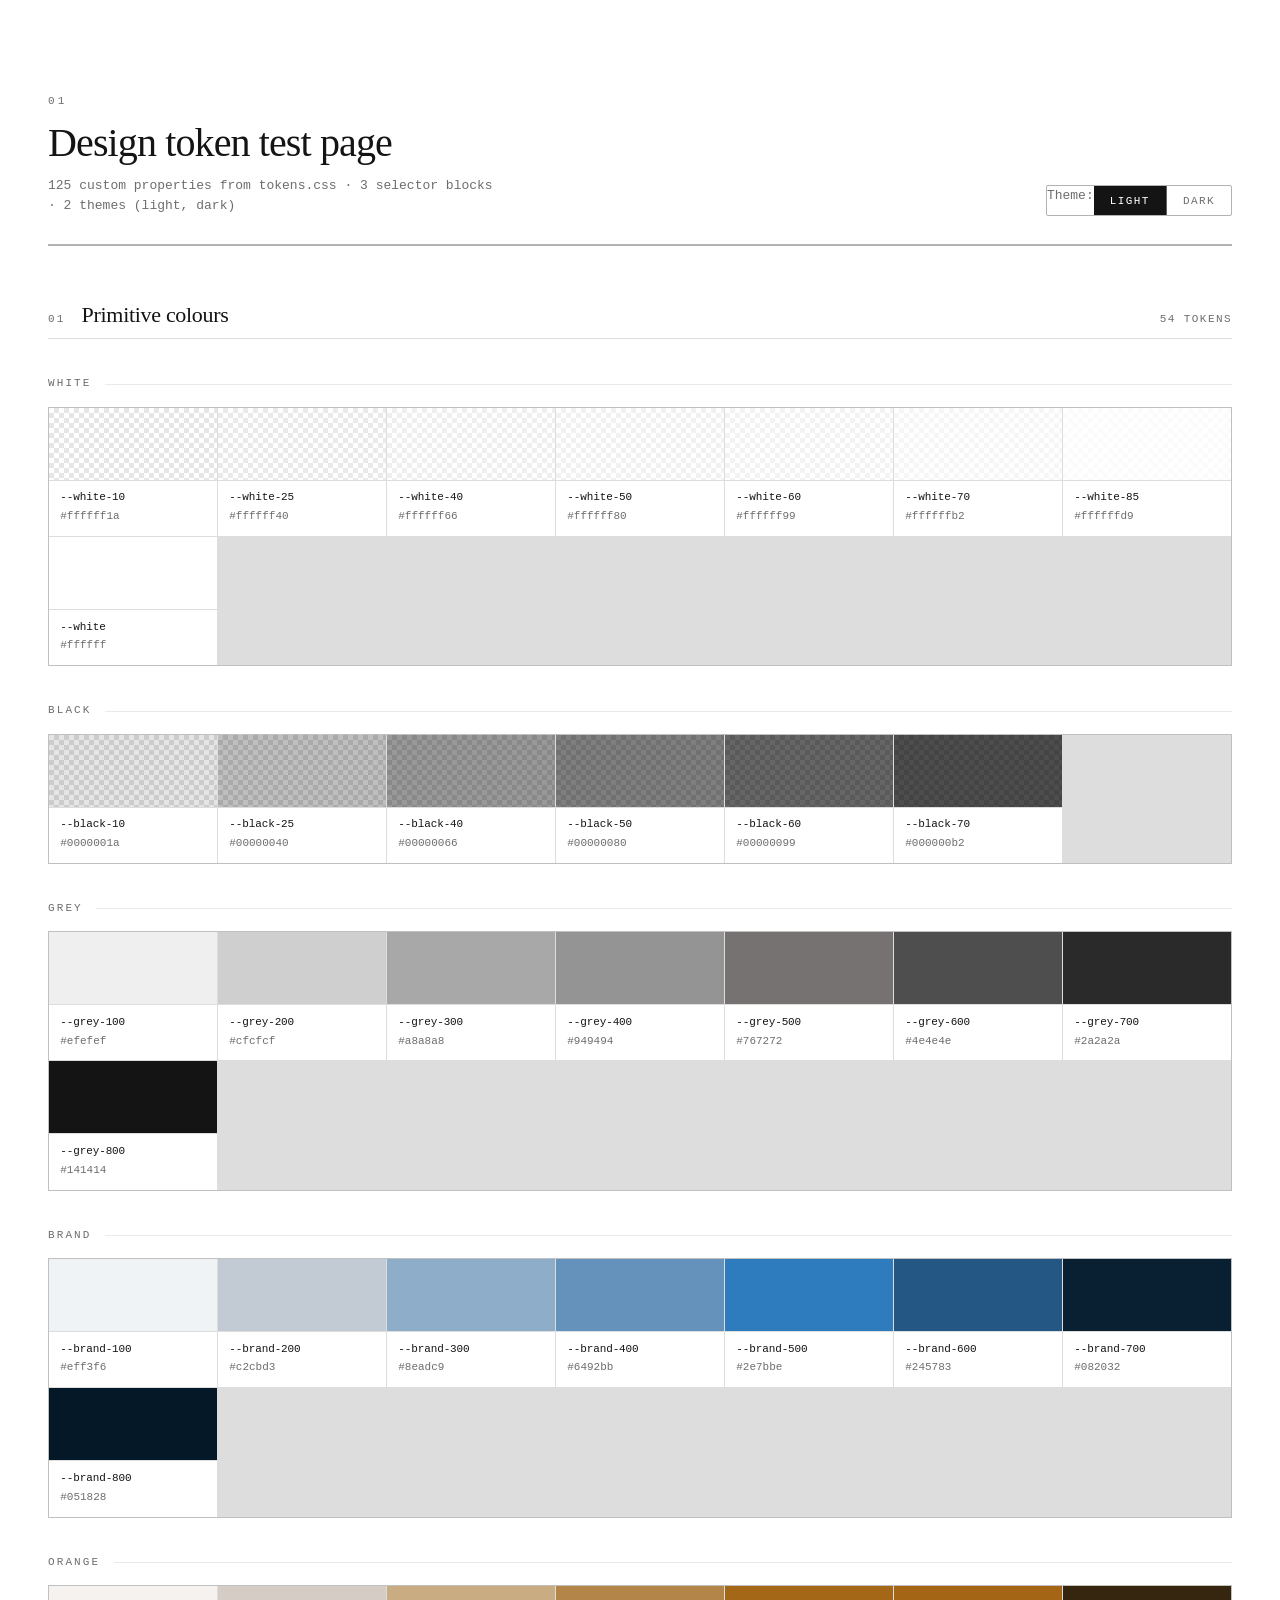
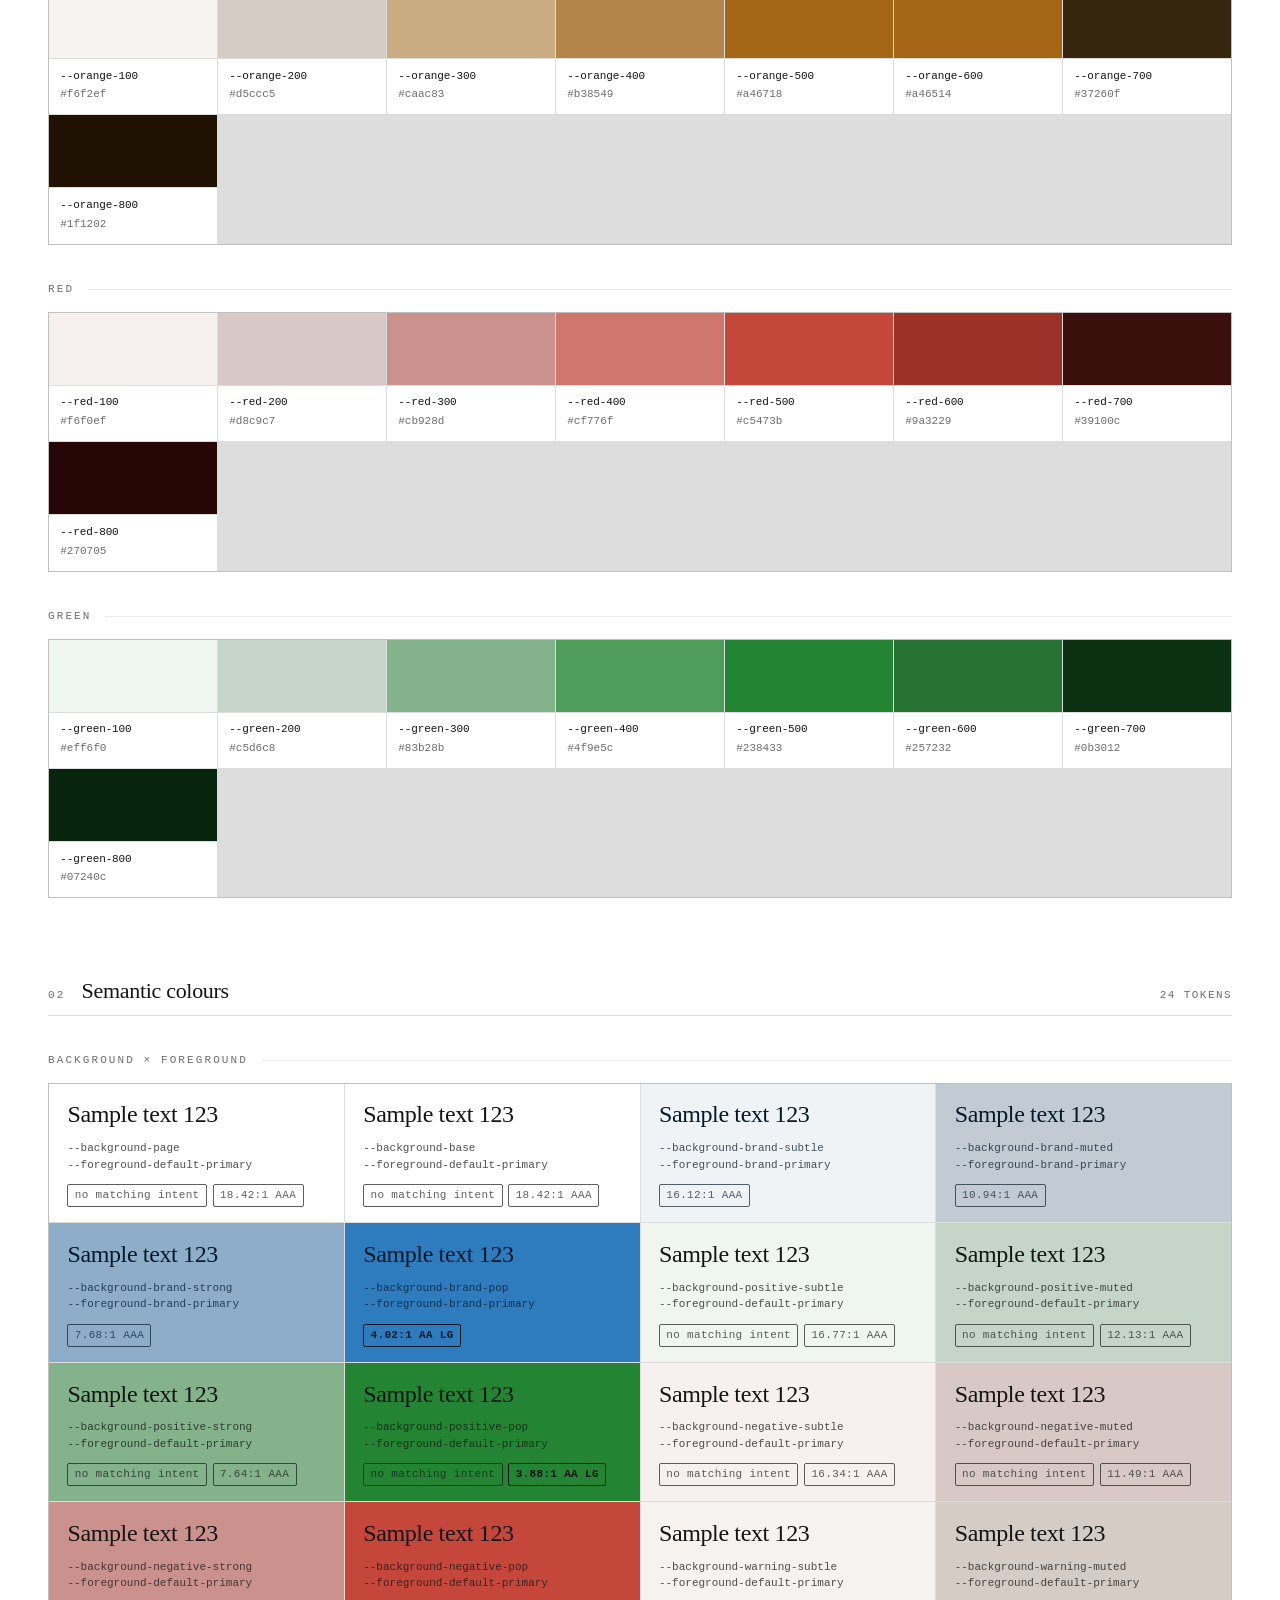
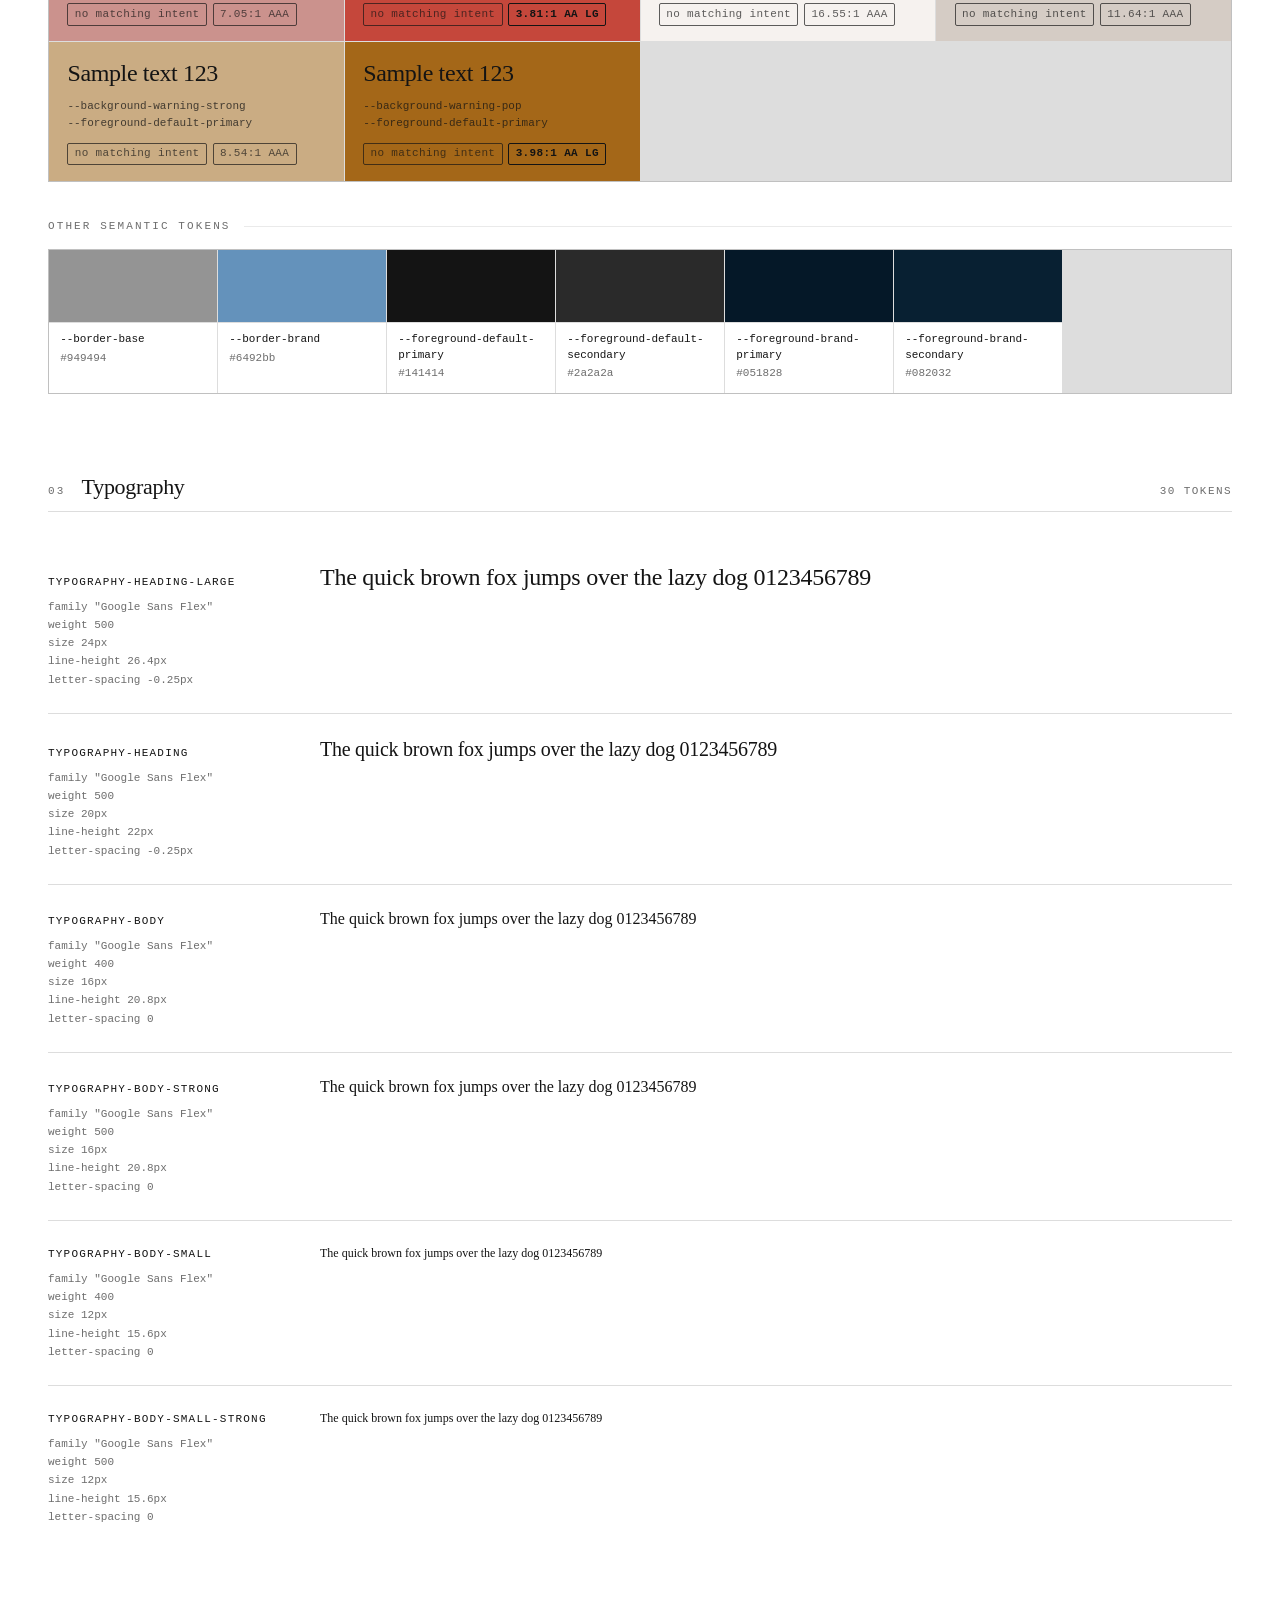
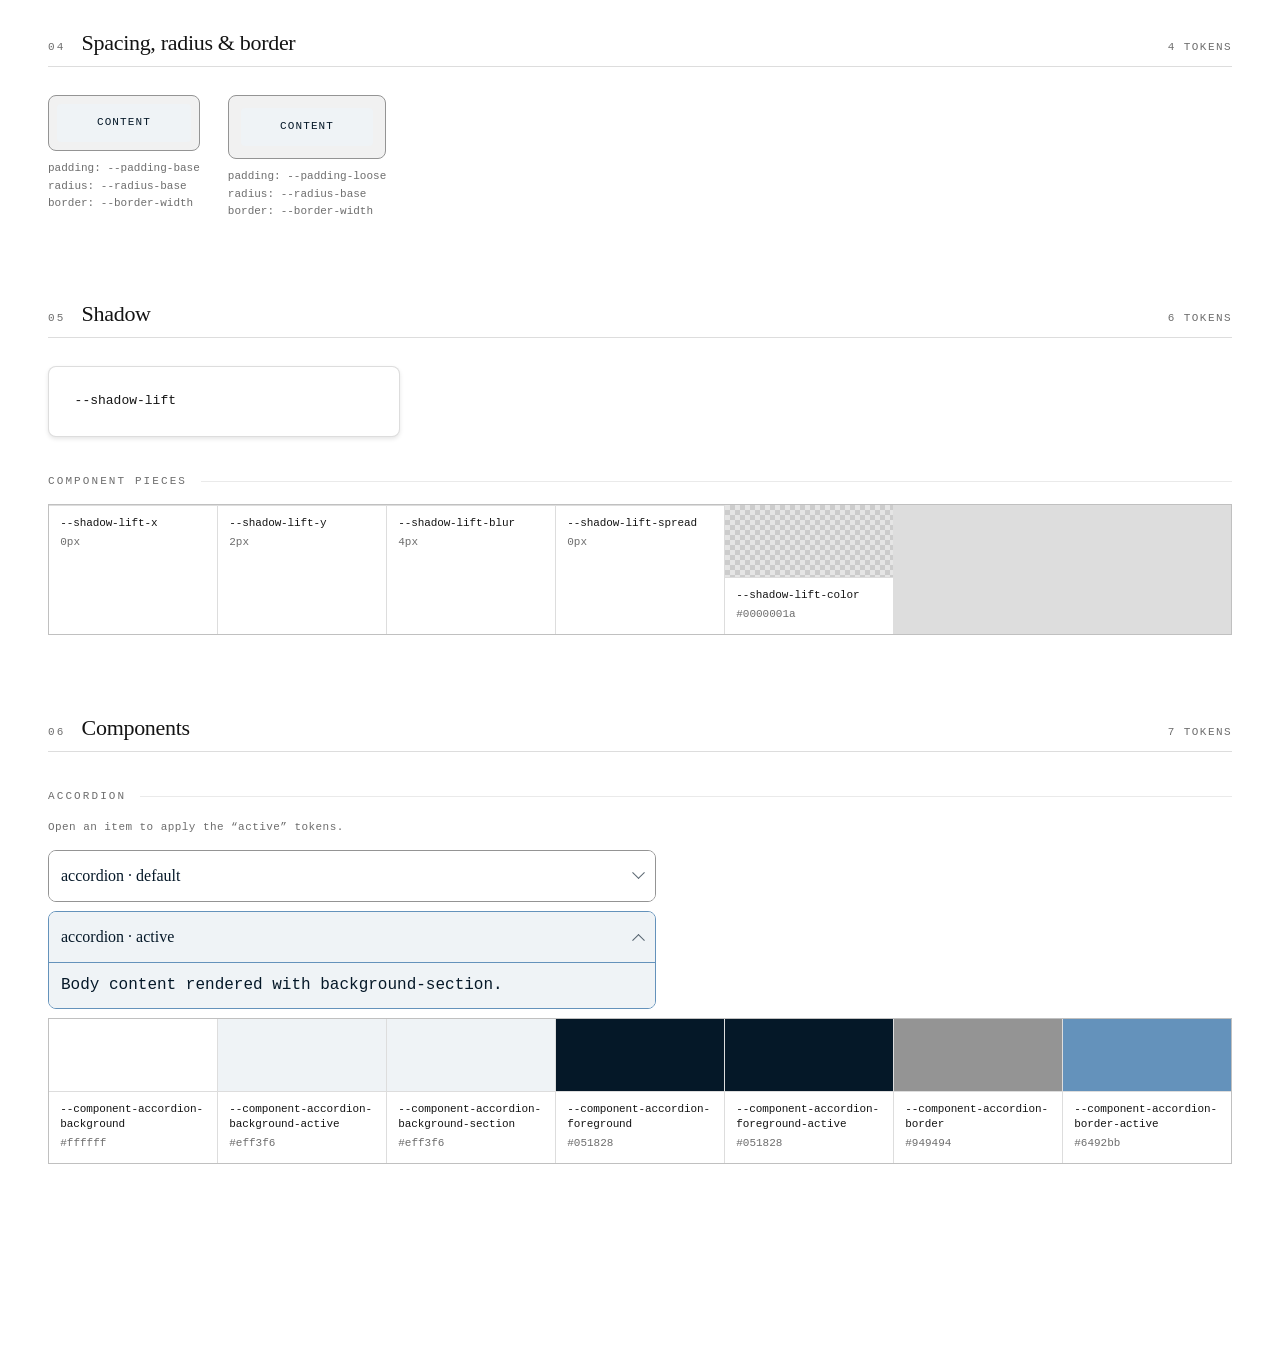
<file: src/tokens/tokens-test.html>
<!DOCTYPE html>
<html lang="en">
<head>
<meta charset="utf-8">
<meta name="viewport" content="width=device-width, initial-scale=1">
<title>Design token test page</title>
<link rel="stylesheet" href="tokens.css">
<style>
  /* ============================================================
     Token test page — visual chrome.

     Aesthetic: a precision instrument. Editorial serif display type
     against a monospace data voice, generous rules, restrained colour.
     The page is a measuring device, so nothing decorative competes
     with the specimens being measured.

     Every token reference below carries a literal fallback, so a
     broken token set still renders a page that explains the breakage.
     No webfonts: AGENTS.md forbids third-party dependencies, so the
     personality comes from carefully built local stacks.
     ============================================================ */

  /* Page-chrome typography, deliberately independent of the tokens
     under test. Suffixed --pg- so it can never collide with a
     discovered token name in any project this page is dropped into. */
  :root {
    --pg-display: "Iowan Old Style", "Palatino Linotype", Palatino,
                  "Hoefler Text", Charter, Georgia, serif;
    --pg-mono: ui-monospace, "SF Mono", SFMono-Regular, Menlo,
               "Roboto Mono", monospace;

    /* Type scale, 1.25 ratio, rem-based so browser zoom is respected. */
    --pg-xs: 0.6875rem;   /* 11px  micro labels          */
    --pg-sm: 0.8125rem;   /* 13px  captions, values      */
    --pg-md: 0.9375rem;   /* 15px  body                  */
    --pg-lg: 1.375rem;    /* 22px  section headings      */
    --pg-xl: 2.5rem;      /* 40px  page title            */

    --pg-rule: color-mix(in srgb, currentColor 14%, transparent);
    --pg-rule-strong: color-mix(in srgb, currentColor 32%, transparent);
    --pg-dim: color-mix(in srgb, currentColor 62%, transparent);
    --pg-faint: color-mix(in srgb, currentColor 6%, transparent);

    --pg-gutter: clamp(1.25rem, 4vw, 3rem);
  }

  * { box-sizing: border-box; }

  html { scroll-behavior: smooth; }

  body {
    margin: 0;
    padding: 0 var(--pg-gutter) 8rem;
    background: var(--background-page, #fdfdfc);
    color: var(--foreground-default-primary, #16151a);
    font-family: var(--pg-mono);
    font-size: var(--pg-md);
    line-height: 1.6;
    -webkit-font-smoothing: antialiased;
    -moz-osx-font-smoothing: grayscale;
    font-kerning: normal;
  }

  .wrap { max-width: 74rem; margin: 0 auto; }

  /* ---------- masthead ---------- */
  header.page-head {
    padding: clamp(3rem, 9vw, 6rem) 0 1.75rem;
    margin-bottom: 3.5rem;
    border-bottom: 2px solid var(--pg-rule-strong);
    display: grid;
    grid-template-columns: minmax(0, 1fr) auto;
    gap: 1.5rem 2rem;
    align-items: end;
  }

  h1 {
    font-family: var(--pg-display);
    font-size: var(--pg-xl);
    font-weight: 400;
    line-height: 1.02;
    letter-spacing: -0.022em;
    margin: 0 0 0.75rem;
    text-wrap: balance;
  }
  /* Hanging index number, the instrument-panel cue. */
  h1::before {
    content: "01";
    display: block;
    font-family: var(--pg-mono);
    font-size: var(--pg-xs);
    letter-spacing: 0.28em;
    color: var(--pg-dim);
    margin-bottom: 1rem;
    font-variant-numeric: tabular-nums;
  }

  .sub {
    font-size: var(--pg-sm);
    line-height: 1.55;
    color: var(--pg-dim);
    margin: 0;
    max-width: 58ch;
    font-variant-numeric: tabular-nums;
  }

  /* ---------- sections ---------- */
  section { margin-bottom: 5rem; scroll-margin-top: 2rem; }

  .sec-head {
    display: flex;
    align-items: baseline;
    gap: 1rem;
    margin-bottom: 1.75rem;
    padding-bottom: 0.6rem;
    border-bottom: 1px solid var(--pg-rule);
  }

  h2 {
    font-family: var(--pg-display);
    font-size: var(--pg-lg);
    font-weight: 400;
    line-height: 1.15;
    letter-spacing: -0.014em;
    margin: 0;
    flex: 1 1 auto;
  }
  /* Section numerals, assigned in document order. */
  .sec-head::before {
    counter-increment: sec;
    content: counter(sec, decimal-leading-zero);
    font-family: var(--pg-mono);
    font-size: var(--pg-xs);
    letter-spacing: 0.2em;
    color: var(--pg-dim);
    font-variant-numeric: tabular-nums;
    padding-top: 0.25rem;
  }
  main { counter-reset: sec; }

  .count {
    font-size: var(--pg-xs);
    letter-spacing: 0.13em;
    text-transform: uppercase;
    color: var(--pg-dim);
    font-variant-numeric: tabular-nums;
    white-space: nowrap;
  }

  .group-label {
    font-size: var(--pg-xs);
    font-weight: 500;
    letter-spacing: 0.19em;
    text-transform: uppercase;
    color: var(--pg-dim);
    margin: 2.25rem 0 0.85rem;
    display: flex;
    align-items: center;
    gap: 0.85rem;
  }
  .group-label::after {
    content: "";
    flex: 1;
    height: 1px;
    background: var(--pg-rule);
  }
  .group-label:first-of-type { margin-top: 0; }

  /* ---------- swatches ---------- */
  .grid {
    display: grid;
    grid-template-columns: repeat(auto-fill, minmax(9.5rem, 1fr));
    gap: 1px;
    background: var(--pg-rule);
    border: 1px solid var(--pg-rule);
  }

  /* Contiguous hairline grid: cells share rules instead of floating apart. */
  .swatch {
    background: var(--background-page, #fff);
    display: flex;
    flex-direction: column;
    transition: transform .18s cubic-bezier(.2,.7,.3,1);
  }
  .swatch:hover { transform: translateY(-2px); position: relative; z-index: 2; }

  .swatch .chip {
    height: 4.5rem;
    background-color: #fff;
    background-image:
      linear-gradient(45deg, rgba(0,0,0,.11) 25%, transparent 25%, transparent 75%, rgba(0,0,0,.11) 75%),
      linear-gradient(45deg, rgba(0,0,0,.11) 25%, transparent 25%, transparent 75%, rgba(0,0,0,.11) 75%);
    background-size: 10px 10px;
    background-position: 0 0, 5px 5px;
    position: relative;
  }
  .swatch .chip::after {
    content: "";
    position: absolute;
    inset: 0;
    background: var(--chip);
  }

  .swatch .meta {
    padding: 0.6rem 0.7rem 0.65rem;
    border-top: 1px solid var(--pg-rule);
    display: flex;
    flex-direction: column;
    gap: 0.15rem;
    min-width: 0;
  }
  .name {
    font-family: var(--pg-mono);
    font-size: var(--pg-xs);
    line-height: 1.4;
    letter-spacing: -0.01em;
    overflow-wrap: anywhere;
  }
  .val {
    font-family: var(--pg-mono);
    font-size: var(--pg-xs);
    color: var(--pg-dim);
    font-variant-numeric: tabular-nums;
    overflow-wrap: anywhere;
  }

  /* ---------- semantic pairs ---------- */
  .pairs {
    display: grid;
    grid-template-columns: repeat(auto-fill, minmax(15rem, 1fr));
    gap: 1px;
    background: var(--pg-rule);
    border: 1px solid var(--pg-rule);
  }
  .pair {
    padding: 1.1rem 1.15rem 0.95rem;
    min-height: 8.5rem;
    display: flex;
    flex-direction: column;
    gap: 0.7rem;
  }
  .pair .demo {
    font-family: var(--pg-display);
    font-size: 1.5rem;
    line-height: 1.15;
    letter-spacing: -0.015em;
    flex: 1 1 auto;
  }
  .pair .tokens {
    font-family: var(--pg-mono);
    font-size: var(--pg-xs);
    line-height: 1.5;
    opacity: .74;
    overflow-wrap: anywhere;
  }
  .pair .flags {
    display: flex;
    gap: 0.35rem;
    flex-wrap: wrap;
    font-family: var(--pg-mono);
    font-size: var(--pg-xs);
  }
  .pair .flag {
    border: 1px solid currentColor;
    border-radius: 2px;
    padding: 0.1rem 0.4rem;
    opacity: .68;
    letter-spacing: 0.03em;
    font-variant-numeric: tabular-nums;
    white-space: nowrap;
  }
  .pair .flag[data-warn="1"] {
    opacity: 1;
    font-weight: 700;
    border-width: 1.5px;
  }

  /* ---------- typography specimens ---------- */
  .type-row {
    display: grid;
    grid-template-columns: minmax(11rem, 15rem) minmax(0, 1fr);
    gap: 1.5rem 2rem;
    padding: 1.5rem 0;
    border-bottom: 1px solid var(--pg-rule);
    align-items: baseline;
  }
  .type-row:last-child { border-bottom: 0; }
  .type-specs {
    font-family: var(--pg-mono);
    font-size: var(--pg-xs);
    line-height: 1.65;
    color: var(--pg-dim);
    font-variant-numeric: tabular-nums;
  }
  .type-specs .tname {
    display: block;
    color: var(--foreground-default-primary, #111);
    letter-spacing: 0.11em;
    text-transform: uppercase;
    margin-bottom: 0.45rem;
    overflow-wrap: anywhere;
  }
  .type-specimen { min-width: 0; overflow-wrap: anywhere; }

  /* ---------- dimensions ---------- */
  .dim-row { display: flex; flex-wrap: wrap; gap: 1.75rem; align-items: flex-start; }
  .dim-demo {
    background: var(--pg-faint);
    border: 1px dashed var(--pg-rule-strong);
    min-width: 8.5rem;
  }
  .dim-inner {
    background: var(--background-brand-subtle, rgba(0,0,0,.06));
    color: var(--foreground-brand-primary, inherit);
    font-family: var(--pg-mono);
    font-size: var(--pg-xs);
    text-align: center;
    letter-spacing: 0.1em;
    text-transform: uppercase;
  }
  .dim-cap {
    font-family: var(--pg-mono);
    font-size: var(--pg-xs);
    line-height: 1.6;
    color: var(--pg-dim);
    margin-top: 0.6rem;
    white-space: pre-line;
  }

  /* ---------- shadow ---------- */
  .shadow-card {
    background: var(--background-base, #fff);
    border-radius: var(--radius-base, 4px);
    padding: 1.5rem 1.6rem;
    max-width: 22rem;
    font-family: var(--pg-mono);
    font-size: var(--pg-sm);
    border: 1px solid var(--pg-rule);
  }

  /* ---------- component demos ---------- */
  .cmp { max-width: 38rem; }
  .cmp details {
    border: var(--border-width, 1px) solid;
    border-radius: var(--radius-base, 4px);
    margin-bottom: 0.6rem;
    overflow: hidden;
  }
  .cmp summary {
    list-style: none;
    cursor: pointer;
    padding: var(--padding-loose, 12px);
    font-family: var(--typography-body-strong-font-family, var(--pg-mono));
    font-size: var(--typography-body-strong-font-size, var(--pg-md));
    font-weight: var(--typography-body-strong-font-weight, 600);
    display: flex;
    justify-content: space-between;
    gap: 1rem;
    align-items: center;
  }
  .cmp summary::-webkit-details-marker { display: none; }
  .cmp summary::after {
    content: "";
    width: 0.5rem; height: 0.5rem;
    border-right: 1.5px solid currentColor;
    border-bottom: 1.5px solid currentColor;
    transform: rotate(45deg) translate(-2px, -2px);
    transition: transform .2s ease;
    opacity: .65;
    flex: none;
  }
  .cmp details[open] summary::after {
    transform: rotate(225deg) translate(-2px, -2px);
  }
  .cmp .body {
    padding: var(--padding-loose, 12px);
    font-size: var(--typography-body-font-size, var(--pg-md));
    line-height: var(--typography-body-line-height, 1.55);
    border-top: var(--border-width, 1px) solid;
  }
  .cmp .hint {
    font-size: var(--pg-xs);
    letter-spacing: 0.04em;
    color: var(--pg-dim);
    margin: 0 0 0.85rem;
  }

  /* ---------- theme switcher ---------- */
  .switcher {
    display: flex;
    gap: 0;
    align-items: stretch;
    border: 1px solid var(--pg-rule-strong);
    border-radius: 2px;
    overflow: hidden;
  }
  .switcher button {
    font-family: var(--pg-mono);
    font-size: var(--pg-xs);
    letter-spacing: 0.13em;
    text-transform: uppercase;
    padding: 0.55rem 1rem;
    cursor: pointer;
    border: 0;
    border-right: 1px solid var(--pg-rule-strong);
    background: transparent;
    color: var(--pg-dim);
    transition: background .15s ease, color .15s ease;
  }
  .switcher button:last-child { border-right: 0; }
  .switcher button:hover { background: var(--pg-faint); color: inherit; }
  .switcher button[aria-pressed="true"] {
    background: var(--foreground-default-primary, #111);
    color: var(--background-page, #fff);
  }
  .switcher button:focus-visible {
    outline: 2px solid var(--background-brand-pop, #2e7bbe);
    outline-offset: -2px;
  }

  /* ---------- notes ---------- */
  .note {
    border: 1px solid var(--pg-rule);
    border-left: 2px solid currentColor;
    padding: 1rem 1.15rem;
    font-family: var(--pg-mono);
    font-size: var(--pg-sm);
    line-height: 1.6;
    margin-bottom: 2.5rem;
    max-width: 62ch;
  }
  .note strong { font-weight: 700; }
  .note code {
    font-family: var(--pg-mono);
    background: var(--pg-faint);
    padding: 0.05em 0.35em;
    border-radius: 2px;
  }
  .note[hidden] { display: none; }

  /* Staggered reveal: one orchestrated load, no per-element fidgeting. */
  @media (prefers-reduced-motion: no-preference) {
    section, header.page-head {
      animation: rise .5s cubic-bezier(.2,.7,.3,1) backwards;
    }
    header.page-head { animation-delay: .02s; }
    section:nth-of-type(1) { animation-delay: .06s; }
    section:nth-of-type(2) { animation-delay: .10s; }
    section:nth-of-type(3) { animation-delay: .14s; }
    section:nth-of-type(4) { animation-delay: .18s; }
    section:nth-of-type(5) { animation-delay: .22s; }
    section:nth-of-type(6) { animation-delay: .26s; }
    section:nth-of-type(n+7) { animation-delay: .30s; }
  }
  @keyframes rise {
    from { opacity: 0; transform: translateY(8px); }
    to   { opacity: 1; transform: none; }
  }

  @media (max-width: 40rem) {
    header.page-head { grid-template-columns: 1fr; }
    .type-row { grid-template-columns: 1fr; gap: 0.75rem; }
  }
</style>
</head>
<body>
<div class="wrap">

  <header class="page-head">
    <div>
      <h1>Design token test page</h1>
      <p class="sub" id="summary">Reading tokens…</p>
    </div>
    <div class="switcher" id="switcher" hidden></div>
  </header>

  <div class="note err" id="load-error" hidden></div>

  <main id="out"></main>

</div>

<script>
(function () {
  "use strict";

  var TOKENS_HREF = "tokens.css";

  /* ---------- token structure (settled at build time) ----------
     Chrome blocks BOTH ways of reading a stylesheet's source under file://:
     fetch() is refused by CORS, and sheet.cssRules throws once the sheet was
     loaded from a file:// URL. Selector text — which is where the theme names
     live — is therefore unreadable at runtime in the common case of opening
     this page straight off disk.

     So the two halves of the problem are separated:

       structure  (which properties, which blocks, which themes exist)
                  -> settled below, read from tokens.css when this page was
                     generated. Regenerate the page if the token file gains
                     or loses properties.

       values     (what each property currently resolves to)
                  -> always read live, at runtime, from the real cascade via
                     getComputedStyle on the <link rel="stylesheet"> in <head>.
                     Nothing here is a cached copy of a value.

     The authored `value` strings below are kept only because downstream code
     distinguishes a primitive from an alias by testing for a leading `var(`,
     which a computed value can never show. Every value actually displayed is
     the live computed one. */
  var TOKEN_STRUCTURE = [
    { selector: ":root", decls: [
      { name: "--white-10", value: "#ffffff1a" },
      { name: "--white-25", value: "#ffffff40" },
      { name: "--white-40", value: "#ffffff66" },
      { name: "--white-50", value: "#ffffff80" },
      { name: "--white-60", value: "#ffffff99" },
      { name: "--white-70", value: "#ffffffb2" },
      { name: "--white-85", value: "#ffffffd9" },
      { name: "--white", value: "#ffffff" },
      { name: "--black-10", value: "#0000001a" },
      { name: "--black-25", value: "#00000040" },
      { name: "--black-40", value: "#00000066" },
      { name: "--black-50", value: "#00000080" },
      { name: "--black-60", value: "#00000099" },
      { name: "--black-70", value: "#000000b2" },
      { name: "--grey-100", value: "#efefef" },
      { name: "--grey-200", value: "#cfcfcf" },
      { name: "--grey-300", value: "#a8a8a8" },
      { name: "--grey-400", value: "#949494" },
      { name: "--grey-500", value: "#767272" },
      { name: "--grey-600", value: "#4e4e4e" },
      { name: "--grey-700", value: "#2a2a2a" },
      { name: "--grey-800", value: "#141414" },
      { name: "--brand-100", value: "#eff3f6" },
      { name: "--brand-200", value: "#c2cbd3" },
      { name: "--brand-300", value: "#8eadc9" },
      { name: "--brand-400", value: "#6492bb" },
      { name: "--brand-500", value: "#2e7bbe" },
      { name: "--brand-600", value: "#245783" },
      { name: "--brand-700", value: "#082032" },
      { name: "--brand-800", value: "#051828" },
      { name: "--orange-100", value: "#f6f2ef" },
      { name: "--orange-200", value: "#d5ccc5" },
      { name: "--orange-300", value: "#caac83" },
      { name: "--orange-400", value: "#b38549" },
      { name: "--orange-500", value: "#a46718" },
      { name: "--orange-600", value: "#a46514" },
      { name: "--orange-700", value: "#37260f" },
      { name: "--orange-800", value: "#1f1202" },
      { name: "--red-100", value: "#f6f0ef" },
      { name: "--red-200", value: "#d8c9c7" },
      { name: "--red-300", value: "#cb928d" },
      { name: "--red-400", value: "#cf776f" },
      { name: "--red-500", value: "#c5473b" },
      { name: "--red-600", value: "#9a3229" },
      { name: "--red-700", value: "#39100c" },
      { name: "--red-800", value: "#270705" },
      { name: "--green-100", value: "#eff6f0" },
      { name: "--green-200", value: "#c5d6c8" },
      { name: "--green-300", value: "#83b28b" },
      { name: "--green-400", value: "#4f9e5c" },
      { name: "--green-500", value: "#238433" },
      { name: "--green-600", value: "#257232" },
      { name: "--green-700", value: "#0b3012" },
      { name: "--green-800", value: "#07240c" },
      { name: "--typography-heading-large-font-family", value: "\"Google Sans Flex\"" },
      { name: "--typography-heading-large-font-weight", value: "500" },
      { name: "--typography-heading-large-font-size", value: "24px" },
      { name: "--typography-heading-large-line-height", value: "26.4px" },
      { name: "--typography-heading-large-letter-spacing", value: "-0.25px" },
      { name: "--typography-heading-font-family", value: "\"Google Sans Flex\"" },
      { name: "--typography-heading-font-weight", value: "500" },
      { name: "--typography-heading-font-size", value: "20px" },
      { name: "--typography-heading-line-height", value: "22px" },
      { name: "--typography-heading-letter-spacing", value: "-0.25px" },
      { name: "--typography-body-font-family", value: "\"Google Sans Flex\"" },
      { name: "--typography-body-font-weight", value: "400" },
      { name: "--typography-body-font-size", value: "16px" },
      { name: "--typography-body-line-height", value: "20.8px" },
      { name: "--typography-body-letter-spacing", value: "0" },
      { name: "--typography-body-strong-font-family", value: "\"Google Sans Flex\"" },
      { name: "--typography-body-strong-font-weight", value: "500" },
      { name: "--typography-body-strong-font-size", value: "16px" },
      { name: "--typography-body-strong-line-height", value: "20.8px" },
      { name: "--typography-body-strong-letter-spacing", value: "0" },
      { name: "--typography-body-small-font-family", value: "\"Google Sans Flex\"" },
      { name: "--typography-body-small-font-weight", value: "400" },
      { name: "--typography-body-small-font-size", value: "12px" },
      { name: "--typography-body-small-line-height", value: "15.6px" },
      { name: "--typography-body-small-letter-spacing", value: "0" },
      { name: "--typography-body-small-strong-font-family", value: "\"Google Sans Flex\"" },
      { name: "--typography-body-small-strong-font-weight", value: "500" },
      { name: "--typography-body-small-strong-font-size", value: "12px" },
      { name: "--typography-body-small-strong-line-height", value: "15.6px" },
      { name: "--typography-body-small-strong-letter-spacing", value: "0" },
      { name: "--border-width", value: "0.5px" },
      { name: "--radius-base", value: "8px" },
      { name: "--padding-base", value: "8px" },
      { name: "--padding-loose", value: "12px" },
      { name: "--shadow-lift-x", value: "0px" },
      { name: "--shadow-lift-y", value: "2px" },
      { name: "--shadow-lift-blur", value: "4px" },
      { name: "--shadow-lift-spread", value: "0px" },
    ] },
    { selector: ":root, [data-theme=\"light\"]", decls: [
      { name: "--background-page", value: "var(--white)" },
      { name: "--background-base", value: "var(--white)" },
      { name: "--background-brand-subtle", value: "var(--brand-100)" },
      { name: "--background-brand-muted", value: "var(--brand-200)" },
      { name: "--background-brand-strong", value: "var(--brand-300)" },
      { name: "--background-brand-pop", value: "var(--brand-500)" },
      { name: "--background-positive-subtle", value: "var(--green-100)" },
      { name: "--background-positive-muted", value: "var(--green-200)" },
      { name: "--background-positive-strong", value: "var(--green-300)" },
      { name: "--background-positive-pop", value: "var(--green-500)" },
      { name: "--background-negative-subtle", value: "var(--red-100)" },
      { name: "--background-negative-muted", value: "var(--red-200)" },
      { name: "--background-negative-strong", value: "var(--red-300)" },
      { name: "--background-negative-pop", value: "var(--red-500)" },
      { name: "--background-warning-subtle", value: "var(--orange-100)" },
      { name: "--background-warning-muted", value: "var(--orange-200)" },
      { name: "--background-warning-strong", value: "var(--orange-300)" },
      { name: "--background-warning-pop", value: "var(--orange-500)" },
      { name: "--border-base", value: "var(--grey-400)" },
      { name: "--border-brand", value: "var(--brand-400)" },
      { name: "--foreground-default-primary", value: "var(--grey-800)" },
      { name: "--foreground-default-secondary", value: "var(--grey-700)" },
      { name: "--foreground-brand-primary", value: "var(--brand-800)" },
      { name: "--foreground-brand-secondary", value: "var(--brand-700)" },
      { name: "--shadow-lift-color", value: "var(--black-10)" },
      { name: "--shadow-lift", value: "var(--shadow-lift-x) var(--shadow-lift-y) var(--shadow-lift-blur) var(--shadow-lift-spread) var(--shadow-lift-color)" },
      { name: "--component-accordion-background", value: "var(--white)" },
      { name: "--component-accordion-background-active", value: "var(--brand-100)" },
      { name: "--component-accordion-background-section", value: "var(--brand-100)" },
      { name: "--component-accordion-foreground", value: "var(--brand-800)" },
      { name: "--component-accordion-foreground-active", value: "var(--brand-800)" },
      { name: "--component-accordion-border", value: "var(--grey-400)" },
      { name: "--component-accordion-border-active", value: "var(--brand-400)" },
    ] },
    { selector: "[data-theme=\"dark\"]", decls: [
      { name: "--background-page", value: "var(--grey-800)" },
      { name: "--background-base", value: "var(--grey-700)" },
      { name: "--background-brand-subtle", value: "var(--brand-800)" },
      { name: "--background-brand-muted", value: "var(--brand-700)" },
      { name: "--background-brand-strong", value: "var(--brand-600)" },
      { name: "--background-brand-pop", value: "var(--brand-500)" },
      { name: "--background-positive-subtle", value: "var(--green-800)" },
      { name: "--background-positive-muted", value: "var(--green-700)" },
      { name: "--background-positive-strong", value: "var(--green-600)" },
      { name: "--background-positive-pop", value: "var(--green-500)" },
      { name: "--background-negative-subtle", value: "var(--red-800)" },
      { name: "--background-negative-muted", value: "var(--red-700)" },
      { name: "--background-negative-strong", value: "var(--red-600)" },
      { name: "--background-negative-pop", value: "var(--red-500)" },
      { name: "--background-warning-subtle", value: "var(--orange-800)" },
      { name: "--background-warning-muted", value: "var(--orange-700)" },
      { name: "--background-warning-strong", value: "var(--orange-600)" },
      { name: "--background-warning-pop", value: "var(--orange-500)" },
      { name: "--border-base", value: "var(--grey-600)" },
      { name: "--border-brand", value: "var(--brand-600)" },
      { name: "--foreground-default-primary", value: "var(--grey-100)" },
      { name: "--foreground-default-secondary", value: "var(--grey-200)" },
      { name: "--foreground-brand-primary", value: "var(--brand-100)" },
      { name: "--foreground-brand-secondary", value: "var(--brand-200)" },
      { name: "--shadow-lift-color", value: "var(--black-10)" },
      { name: "--shadow-lift", value: "var(--shadow-lift-x) var(--shadow-lift-y) var(--shadow-lift-blur) var(--shadow-lift-spread) var(--shadow-lift-color)" },
      { name: "--component-accordion-background", value: "var(--grey-700)" },
      { name: "--component-accordion-background-active", value: "var(--brand-200)" },
      { name: "--component-accordion-background-section", value: "var(--grey-700)" },
      { name: "--component-accordion-foreground", value: "var(--grey-100)" },
      { name: "--component-accordion-foreground-active", value: "var(--brand-800)" },
      { name: "--component-accordion-border", value: "var(--brand-400)" },
      { name: "--component-accordion-border-active", value: "var(--brand-300)" },
    ] },
  ];

  /* ---------- live values ----------
     Read every declared property off the element the cascade applies to, so
     the active theme, and any user override, is reflected. */
  function readComputed(names) {
    var cs = getComputedStyle(document.documentElement);
    var out = {};
    for (var i = 0; i < names.length; i++) {
      var v = cs.getPropertyValue(names[i]);
      if (v != null) {
        v = String(v).trim().replace(/\s+/g, " ");
        if (v !== "") out[names[i]] = v;
      }
    }
    return out;
  }

  /* Confirm the stylesheet under test is actually applying, rather than
     silently reporting an empty set as if every token were missing. */
  function stylesheetIsLive(structure) {
    var names = [];
    structure.forEach(function (b) {
      b.decls.forEach(function (d) { if (names.length < 40) names.push(d.name); });
    });
    var got = readComputed(names);
    return Object.keys(got).length > 0;
  }

  /* ---------- assemble ----------
     Produces exactly the shape the old parse() returned — an array of
     { selector, decls: [{ name, value }] } — so build(), the classification
     logic and the rendering are all untouched. `value` is the live computed
     value wherever one exists, falling back to the authored string for a
     property the browser does not expose (an unsupported value, or one the
     cascade has dropped). */
  function collect() {
    var names = [];
    TOKEN_STRUCTURE.forEach(function (b) {
      b.decls.forEach(function (d) { names.push(d.name); });
    });
    var live = readComputed(names);

    return TOKEN_STRUCTURE.map(function (b) {
      return {
        selector: b.selector,
        decls: b.decls.map(function (d) {
          var has = Object.prototype.hasOwnProperty.call(live, d.name);
          /* Two fields, deliberately:

               value    — the authored text. An alias keeps its `var(...)`
                          form, because that is how downstream code tells a
                          semantic token from a primitive.
               computed — what the property resolves to right now, in the
                          theme that is currently applied.

             Keeping both matters: resolving the authored chain by hand would
             always reproduce the first block's values, so a themed token
             would print its light value while its swatch painted the dark
             one. resolve() prefers `computed` and never walks the chain. */
          return {
            name: d.name,
            value: /^var\(/.test(d.value) || !has ? d.value : live[d.name],
            computed: has ? live[d.name] : null
          };
        })
      };
    });
  }

  /* ---------- themes ----------
     Only build a switcher if the file actually declares [data-theme="..."]. */
  function findThemes(blocks) {
    var names = [], seen = {};
    blocks.forEach(function (b) {
      var re = /\[data-theme=["']?([^"'\]]+)["']?\]/g, m;
      while ((m = re.exec(b.selector)) !== null) {
        if (!seen[m[1]]) { seen[m[1]] = 1; names.push(m[1]); }
      }
    });
    return names;
  }

  /* ---------- value classification, by format not by name ---------- */
  var HEX = /^#(?:[0-9a-f]{3,4}|[0-9a-f]{6}|[0-9a-f]{8})$/i;
  var FUNC_COLOR = /^(?:rgba?|hsla?|oklch|oklab|lab|lch|color)\(/i;
  var DIMEN = /^-?[\d.]+(px|rem|em|%)$/;

  function isColorValue(v) {
    if (HEX.test(v) || FUNC_COLOR.test(v)) return true;
    return /^(transparent|currentcolor)$/i.test(v);
  }
  function isDimenValue(v) { return DIMEN.test(v); }

  /* Resolve var() chains against the primitive map to classify aliases. */
  function resolve(value, map, depth) {
    depth = depth || 0;
    if (depth > 12) return value;
    var m = /^var\(\s*(--[A-Za-z0-9_-]+)\s*(?:,([\s\S]*))?\)$/.exec(value.trim());
    if (!m) return value;
    if (Object.prototype.hasOwnProperty.call(map, m[1])) {
      return resolve(map[m[1]], map, depth + 1);
    }
    return m[2] ? resolve(m[2].trim(), map, depth + 1) : value;
  }

  /* ---------- grouping helpers ---------- */
  var TYPO_SUFFIXES = ["font-family", "font-size", "font-weight", "line-height", "letter-spacing"];

  function typoSuffix(name) {
    for (var i = 0; i < TYPO_SUFFIXES.length; i++) {
      var s = "-" + TYPO_SUFFIXES[i];
      if (name.length > s.length && name.slice(-s.length) === s) return TYPO_SUFFIXES[i];
    }
    return null;
  }

  /* A type style = a prefix carrying >= 2 distinct typographic suffixes. */
  function findTypeStyles(decls) {
    var byPrefix = {}, order = [];
    decls.forEach(function (d) {
      var suf = typoSuffix(d.name);
      if (!suf) return;
      var prefix = d.name.slice(0, d.name.length - suf.length - 1);
      if (!byPrefix[prefix]) { byPrefix[prefix] = {}; order.push(prefix); }
      byPrefix[prefix][suf] = d.name;
    });
    return order
      .filter(function (p) { return Object.keys(byPrefix[p]).length >= 2; })
      .map(function (p) { return { prefix: p, parts: byPrefix[p] }; });
  }

  /* Primitive colour scales grouped by leading category segment. */
  function groupScales(colorDecls) {
    var groups = {}, order = [];
    colorDecls.forEach(function (d) {
      var body = d.name.replace(/^--/, "");
      var seg = body.split("-")[0];
      if (!groups[seg]) { groups[seg] = []; order.push(seg); }
      groups[seg].push(d);
    });
    return order.map(function (k) { return { name: k, items: groups[k] }; });
  }

  /* Component tokens: --component-{name}-{property...} */
  function groupComponents(decls) {
    var comps = {}, order = [];
    decls.forEach(function (d) {
      var m = /^--component-([a-z0-9]+)-(.+)$/i.exec(d.name);
      if (!m) return;
      if (!comps[m[1]]) { comps[m[1]] = []; order.push(m[1]); }
      comps[m[1]].push({ name: d.name, prop: m[2], value: d.value });
    });
    return order.map(function (k) { return { name: k, tokens: comps[k] }; });
  }

  /* Pair each background token with the closest foreground token, matching
     on the most shared leading segments (intent), longest match wins. */
  function pairSemantics(decls) {
    var bgs = [], fgs = [];
    decls.forEach(function (d) {
      if (/^--background-/.test(d.name)) bgs.push(d);
      else if (/^--foreground-/.test(d.name)) fgs.push(d);
    });
    if (!fgs.length) return [];
    return bgs.map(function (bg) {
      var bgSegs = bg.name.replace(/^--background-/, "").split("-");
      var best = null, bestScore = -1;
      fgs.forEach(function (fg) {
        var fgSegs = fg.name.replace(/^--foreground-/, "").split("-");
        var score = 0;
        for (var i = 0; i < Math.min(bgSegs.length, fgSegs.length); i++) {
          if (bgSegs[i] === fgSegs[i]) score++; else break;
        }
        if (score > bestScore) { bestScore = score; best = fg; }
      });
      return { bg: bg, fg: best, matched: bestScore > 0 };
    });
  }

  /* ---------- contrast ----------
     Reported so a semantic pairing can be judged, not just seen. Alpha is
     composited over white, which is an approximation, so ratios on
     translucent colours are indicative rather than authoritative. */
  function toRgb(v) {
    var s = String(v).trim();
    var m = /^#([0-9a-f]{3,8})$/i.exec(s);
    if (m) {
      var h = m[1];
      if (h.length === 3 || h.length === 4) {
        h = h.split("").map(function (c) { return c + c; }).join("");
      }
      if (h.length !== 6 && h.length !== 8) return null;
      var r = parseInt(h.slice(0, 2), 16),
          g = parseInt(h.slice(2, 4), 16),
          b = parseInt(h.slice(4, 6), 16),
          a = h.length === 8 ? parseInt(h.slice(6, 8), 16) / 255 : 1;
      return [r, g, b, a];
    }
    m = /^rgba?\(([^)]+)\)$/i.exec(s);
    if (m) {
      var p = m[1].split(/[,\/\s]+/).filter(Boolean).map(parseFloat);
      if (p.length < 3 || p.some(isNaN)) return null;
      return [p[0], p[1], p[2], p.length > 3 ? p[3] : 1];
    }
    return null;
  }

  function relLum(rgb) {
    var c = rgb.slice(0, 3).map(function (v) {
      v = v / 255;
      return v <= 0.03928 ? v / 12.92 : Math.pow((v + 0.055) / 1.055, 2.4);
    });
    return 0.2126 * c[0] + 0.7152 * c[1] + 0.0722 * c[2];
  }

  function contrast(fg, bg) {
    var f = toRgb(fg), b = toRgb(bg);
    if (!f || !b) return null;
    /* Composite any alpha over an opaque backdrop before comparing. */
    function flat(x, under) {
      if (x[3] >= 1) return x;
      return [
        x[0] * x[3] + under[0] * (1 - x[3]),
        x[1] * x[3] + under[1] * (1 - x[3]),
        x[2] * x[3] + under[2] * (1 - x[3]),
        1
      ];
    }
    var white = [255, 255, 255, 1];
    b = flat(b, white);
    f = flat(f, b);
    var l1 = relLum(f), l2 = relLum(b);
    var hi = Math.max(l1, l2), lo = Math.min(l1, l2);
    return (hi + 0.05) / (lo + 0.05);
  }

  /* ---------- font availability ----------
     A token can be perfectly wired and still render in a fallback face if the
     family is not installed and no webfont is loaded. Measuring the rendered
     width against a known-missing family tells the two cases apart, so the
     type section cannot silently look correct while showing the wrong font. */
  function fontAvailable(family) {
    var first = String(family).split(",")[0].trim().replace(/^["']|["']$/g, "");
    if (!first) return true;
    if (/^(system-ui|sans-serif|serif|monospace|cursive|fantasy|ui-\w+)$/i.test(first)) return true;
    try {
      if (document.fonts && typeof document.fonts.check === "function") {
        if (document.fonts.check("16px '" + first.replace(/'/g, "") + "'")) return true;
      }
    } catch (e) { /* fall through to measurement */ }

    var c = document.createElement("canvas").getContext("2d");
    if (!c) return true;
    var sample = "MMMWWWiii0123mmmlll";
    function widthWith(stack) { c.font = "72px " + stack; return c.measureText(sample).width; }
    /* A nonsense family forces the generic fallback metric. */
    var base = widthWith("'__pg_missing__', monospace");
    var test = widthWith("'" + first.replace(/'/g, "") + "', monospace");
    return Math.abs(test - base) > 0.5;
  }

  /* ---------- rendering ---------- */
  function el(tag, cls, text) {
    var n = document.createElement(tag);
    if (cls) n.className = cls;
    if (text != null) n.textContent = text;
    return n;
  }

  function section(title, count) {
    var s = el("section");
    var h = el("div", "sec-head");
    h.appendChild(el("h2", null, title));
    if (count != null) h.appendChild(el("span", "count", count + (count === 1 ? " token" : " tokens")));
    s.appendChild(h);
    return s;
  }

  function swatch(d, resolved) {
    var w = el("div", "swatch");
    var chip = el("div", "chip");
    /* Painted via --chip on a ::after layer so the checkerboard shows through
       translucent values instead of being covered by them. */
    chip.style.setProperty("--chip", "var(" + d.name + ")");
    var meta = el("div", "meta");
    meta.appendChild(el("code", "name", d.name));
    var v = el("code", "val", resolved);
    /* Tagged so the printed value can be re-read live when the theme changes;
       the chip itself repaints on its own because it references var(). */
    v.setAttribute("data-live", d.name);
    meta.appendChild(v);
    w.appendChild(chip);
    w.appendChild(meta);
    return w;
  }

  /* Re-read every printed value from the live cascade. Without this the hex
     labels would keep showing whichever theme was active when they were
     built, while the swatch beside them repainted — the exact kind of
     silent mismatch this page exists to catch. */
  function refreshValues() {
    var cs = getComputedStyle(document.documentElement);
    Array.prototype.forEach.call(document.querySelectorAll("[data-live]"), function (node) {
      var v = cs.getPropertyValue(node.getAttribute("data-live"));
      if (v != null) {
        v = String(v).trim().replace(/\s+/g, " ");
        if (v !== "") node.textContent = v;
      }
    });
  }

  /* Recompute contrast badges from resolved values in the *active* theme. */
  function refreshContrast() {
    var cs = getComputedStyle(document.documentElement);
    Array.prototype.forEach.call(document.querySelectorAll("[data-bg][data-fg]"), function (node) {
      var bg = cs.getPropertyValue(node.getAttribute("data-bg")).trim();
      var fg = cs.getPropertyValue(node.getAttribute("data-fg")).trim();
      var ratio = contrast(fg, bg);
      if (ratio == null) { node.textContent = "contrast n/a"; return; }
      var r = Math.round(ratio * 100) / 100;
      var level = ratio >= 7 ? "AAA" : ratio >= 4.5 ? "AA" : ratio >= 3 ? "AA LG" : "FAIL";
      node.textContent = r.toFixed(2) + ":1 " + level;
      /* Below AA is emphasised by the stylesheet via [data-warn]. */
      if (ratio >= 4.5) node.removeAttribute("data-warn");
      else node.setAttribute("data-warn", "1");
    });
  }

  function build(blocks) {
    var out = document.getElementById("out");

    /* Flatten declarations, de-duped by name, first occurrence wins order. */
    var all = [], seen = {}, valueMap = {};
    blocks.forEach(function (b) {
      b.decls.forEach(function (d) {
        /* Seed the map with the LIVE computed value where the browser gave
           one, so resolve() short-circuits on the first lookup instead of
           walking the authored var() chain — which would always reproduce
           the first block's theme. Authored text is the fallback only for
           properties the browser did not expose. */
        if (!Object.prototype.hasOwnProperty.call(valueMap, d.name)) {
          valueMap[d.name] = d.computed != null ? d.computed : d.value;
        }
        if (!seen[d.name]) { seen[d.name] = 1; all.push(d); }
      });
    });

    var themes = findThemes(blocks);
    var typeStyles = findTypeStyles(all);
    var typoNames = {};
    typeStyles.forEach(function (t) {
      Object.keys(t.parts).forEach(function (k) { typoNames[t.parts[k]] = 1; });
    });

    var components = groupComponents(all);
    var componentNames = {};
    components.forEach(function (c) {
      c.tokens.forEach(function (t) { componentNames[t.name] = 1; });
    });

    /* Classify the remainder. */
    var primColors = [], semColors = [], dimens = [], shadowPieces = [], shadowComposites = [];

    all.forEach(function (d) {
      if (typoNames[d.name] || componentNames[d.name]) return;
      var isAlias = /^var\(/.test(d.value);
      var resolved = resolve(d.value, valueMap);
      var isShadowName = /shadow/i.test(d.name);

      if (isShadowName) {
        /* Composite = references two or more other custom properties. */
        var refs = d.value.match(/var\(\s*--/g);
        if (refs && refs.length >= 2) { shadowComposites.push(d); return; }
        shadowPieces.push(d);
        return;
      }
      if (isColorValue(resolved)) {
        (isAlias ? semColors : primColors).push(d);
        return;
      }
      if (isDimenValue(resolved)) { dimens.push(d); return; }
    });

    /* --- summary line --- */
    document.getElementById("summary").textContent =
      all.length + " custom properties from " + TOKENS_HREF + " · " +
      blocks.length + " selector blocks · " +
      (themes.length ? themes.length + " themes (" + themes.join(", ") + ")" : "single theme");

    /* --- theme switcher, only if the file declares themes --- */
    if (themes.length) {
      var sw = document.getElementById("switcher");
      sw.hidden = false;
      sw.appendChild(el("span", "sub", "Theme:"));
      var applied = null;
      themes.forEach(function (name) {
        var btn = el("button", null, name);
        btn.setAttribute("aria-pressed", "false");
        btn.addEventListener("click", function () {
          document.documentElement.setAttribute("data-theme", name);
          Array.prototype.forEach.call(sw.querySelectorAll("button"), function (b) {
            b.setAttribute("aria-pressed", String(b === btn));
          });
          refreshValues();
          refreshContrast();
        });
        sw.appendChild(btn);
        if (!applied) { applied = btn; }
      });
      /* Activate the first declared theme so the page starts in a known state. */
      applied.click();
    }

    /* --- primitive colour scales --- */
    if (primColors.length) {
      var s1 = section("Primitive colours", primColors.length);
      groupScales(primColors).forEach(function (g) {
        s1.appendChild(el("div", "group-label", g.name));
        var grid = el("div", "grid");
        g.items.forEach(function (d) {
          grid.appendChild(swatch(d, resolve(d.value, valueMap)));
        });
        s1.appendChild(grid);
      });
      out.appendChild(s1);
    }

    /* --- semantic colours, bg paired with nearest fg --- */
    if (semColors.length) {
      var s2 = section("Semantic colours", semColors.length);
      var pairs = pairSemantics(semColors);

      if (pairs.length) {
        s2.appendChild(el("div", "group-label", "background × foreground"));
        var pg = el("div", "pairs");
        pairs.forEach(function (p) {
          var card = el("div", "pair");
          card.style.background = "var(" + p.bg.name + ")";
          if (p.fg) card.style.color = "var(" + p.fg.name + ")";
          card.style.borderColor = "var(--border-base, #ccc)";
          card.appendChild(el("div", "demo", "Sample text 123"));
          var t = el("div", "tokens");
          t.textContent = p.bg.name + (p.fg ? "\n" + p.fg.name : "");
          t.style.whiteSpace = "pre-line";
          card.appendChild(t);

          /* Flags expose *why* this pairing was chosen, and whether it reads. */
          var flags = el("div", "flags");
          if (!p.matched && p.fg) {
            var f1 = el("span", "flag", "no matching intent");
            f1.title = "No --foreground-* token shares this background's intent; " +
                       "falling back to the nearest default foreground.";
            flags.appendChild(f1);
          }
          if (p.fg) {
            var cr = el("span", "flag", "contrast …");
            cr.setAttribute("data-bg", p.bg.name);
            cr.setAttribute("data-fg", p.fg.name);
            flags.appendChild(cr);
          }
          card.appendChild(flags);
          pg.appendChild(card);
        });
        s2.appendChild(pg);
      }

      /* Any semantic colour not used as a background above, shown as swatches. */
      var pairedBg = {};
      pairs.forEach(function (p) { pairedBg[p.bg.name] = 1; });
      var rest = semColors.filter(function (d) { return !pairedBg[d.name]; });
      if (rest.length) {
        s2.appendChild(el("div", "group-label", "other semantic tokens"));
        var rg = el("div", "grid");
        rest.forEach(function (d) { rg.appendChild(swatch(d, resolve(d.value, valueMap))); });
        s2.appendChild(rg);
      }
      out.appendChild(s2);
    }

    /* --- typography --- */
    if (typeStyles.length) {
      var typoCount = 0;
      typeStyles.forEach(function (t) { typoCount += Object.keys(t.parts).length; });
      var s3 = section("Typography", typoCount);

      /* Warn once per missing family, before the specimens. */
      var missing = {}, missingList = [];
      typeStyles.forEach(function (t) {
        if (!t.parts["font-family"]) return;
        var fam = resolve(valueMap[t.parts["font-family"]], valueMap);
        var first = String(fam).split(",")[0].trim().replace(/^["']|["']$/g, "");
        if (!missing[first] && !fontAvailable(fam)) {
          missing[first] = 1;
          missingList.push(first);
        }
      });
      if (missingList.length) {
        var warn = el("div", "note");
        warn.innerHTML = "<strong>Not rendering in the intended face.</strong><br>" +
          missingList.map(function (f) { return "<code>" + f + "</code>"; }).join(", ") +
          (missingList.length === 1 ? " is" : " are") +
          " not installed locally and no webfont is loaded, so the specimens below " +
          "fall back to another family. The token itself is wired correctly — this is " +
          "a font availability issue, not a token issue.";
        s3.appendChild(warn);
      }

      typeStyles.forEach(function (t) {
        var row = el("div", "type-row");

        var specs = el("div", "type-specs");
        specs.appendChild(el("span", "tname", t.prefix.replace(/^--/, "")));
        Object.keys(t.parts).forEach(function (k) {
          var line = el("div", null, k.replace("font-", "") + " " +
                        resolve(valueMap[t.parts[k]], valueMap));
          specs.appendChild(line);
        });
        row.appendChild(specs);

        var line = el("div", "type-specimen",
          "The quick brown fox jumps over the lazy dog 0123456789");
        if (t.parts["font-family"])    line.style.fontFamily    = "var(" + t.parts["font-family"] + ")";
        if (t.parts["font-size"])      line.style.fontSize      = "var(" + t.parts["font-size"] + ")";
        if (t.parts["font-weight"])    line.style.fontWeight    = "var(" + t.parts["font-weight"] + ")";
        if (t.parts["line-height"])    line.style.lineHeight    = "var(" + t.parts["line-height"] + ")";
        if (t.parts["letter-spacing"]) line.style.letterSpacing = "var(" + t.parts["letter-spacing"] + ")";
        row.appendChild(line);
        s3.appendChild(row);
      });
      out.appendChild(s3);
    }

    /* --- dimensions: one combined demo box --- */
    if (dimens.length) {
      var s4 = section("Spacing, radius & border", dimens.length);
      var pad = dimens.filter(function (d) { return /padding|space|gap/i.test(d.name); });
      var rad = dimens.filter(function (d) { return /radius/i.test(d.name); });
      var bor = dimens.filter(function (d) { return /border|width|stroke/i.test(d.name); });
      var used = {};
      [pad, rad, bor].forEach(function (a) { a.forEach(function (d) { used[d.name] = 1; }); });

      var row = el("div", "dim-row");
      /* Combine each padding with each radius/border so every token is exercised. */
      var padList = pad.length ? pad : [null];
      padList.forEach(function (p) {
        var box = el("div");
        var demo = el("div", "dim-demo");
        if (p) demo.style.padding = "var(" + p.name + ")";
        if (rad.length) demo.style.borderRadius = "var(" + rad[0].name + ")";
        if (bor.length) {
          demo.style.borderWidth = "var(" + bor[0].name + ")";
          demo.style.borderStyle = "solid";
          demo.style.borderColor = "var(--border-base, #999)";
        }
        var inner = el("div", "dim-inner", "content");
        inner.style.padding = "10px 6px";
        if (rad.length) inner.style.borderRadius = "calc(var(" + rad[0].name + ") / 2)";
        demo.appendChild(inner);
        box.appendChild(demo);
        var caps = [];
        if (p) caps.push("padding: " + p.name);
        if (rad.length) caps.push("radius: " + rad[0].name);
        if (bor.length) caps.push("border: " + bor[0].name);
        box.appendChild(el("div", "dim-cap", caps.join("\n")));
        box.querySelector(".dim-cap").style.whiteSpace = "pre-line";
        row.appendChild(box);
      });
      s4.appendChild(row);

      /* Any dimension token not covered by the demos above. */
      var leftovers = dimens.filter(function (d) { return !used[d.name]; });
      if (leftovers.length) {
        s4.appendChild(el("div", "group-label", "other dimension tokens"));
        var lg = el("div", "grid");
        leftovers.forEach(function (d) {
          var c = el("div", "swatch");
          var meta = el("div", "meta");
          meta.appendChild(el("code", "name", d.name));
          meta.appendChild(el("code", "val", resolve(d.value, valueMap)));
          c.appendChild(meta);
          lg.appendChild(c);
        });
        s4.appendChild(lg);
      }
      out.appendChild(s4);
    }

    /* --- shadow --- */
    if (shadowComposites.length || shadowPieces.length) {
      var s5 = section("Shadow", shadowComposites.length + shadowPieces.length);
      if (shadowComposites.length) {
        shadowComposites.forEach(function (d) {
          var card = el("div", "shadow-card");
          card.style.boxShadow = "var(" + d.name + ")";
          card.style.marginBottom = "1rem";
          card.textContent = d.name;
          s5.appendChild(card);
        });
      }
      if (shadowPieces.length) {
        s5.appendChild(el("div", "group-label", "component pieces"));
        var sg = el("div", "grid");
        shadowPieces.forEach(function (d) {
          var isCol = isColorValue(resolve(d.value, valueMap));
          if (isCol) { sg.appendChild(swatch(d, resolve(d.value, valueMap))); return; }
          var c = el("div", "swatch");
          var meta = el("div", "meta");
          meta.appendChild(el("code", "name", d.name));
          meta.appendChild(el("code", "val", resolve(d.value, valueMap)));
          c.appendChild(meta);
          sg.appendChild(c);
        });
        s5.appendChild(sg);
      }
      out.appendChild(s5);
    }

    /* --- components --- */
    if (components.length) {
      var total = 0;
      components.forEach(function (c) { total += c.tokens.length; });
      var s6 = section("Components", total);

      components.forEach(function (c) {
        s6.appendChild(el("div", "group-label", c.name));

        var byProp = {};
        c.tokens.forEach(function (t) { byProp[t.prop] = t.name; });

        /* Distinguish base properties from their stateful variants. */
        var states = {};
        Object.keys(byProp).forEach(function (prop) {
          var m = /^(.*)-(active|hover|focus|pressed|selected|open|disabled)$/.exec(prop);
          if (m) { states[m[2]] = 1; }
        });
        var stateNames = Object.keys(states);

        var wrap = el("div", "cmp");
        var hint = el("p", "hint");
        hint.textContent = stateNames.length
          ? "Open an item to apply the “" + stateNames.join("/") + "” tokens."
          : "Rendered from this component’s own tokens.";
        wrap.appendChild(hint);

        /* Build one closed and one state-bearing instance. */
        [false, true].forEach(function (openState) {
          if (openState && !stateNames.length) return;
          var st = stateNames[0];
          var det = document.createElement("details");
          if (openState) det.open = true;

          function pick(base) {
            if (openState && st && byProp[base + "-" + st]) return byProp[base + "-" + st];
            return byProp[base] || null;
          }
          var bgTok = pick("background");
          var fgTok = pick("foreground");
          var bdTok = pick("border");

          if (bdTok) det.style.borderColor = "var(" + bdTok + ")";
          else det.style.borderColor = "var(--border-base, #ccc)";

          var sum = document.createElement("summary");
          sum.textContent = c.name + (openState ? " · " + st : " · default");
          if (bgTok) sum.style.background = "var(" + bgTok + ")";
          if (fgTok) sum.style.color = "var(" + fgTok + ")";

          var body = el("div", "body");
          if (byProp["background-section"]) {
            body.style.background = "var(" + byProp["background-section"] + ")";
          } else if (byProp["background"]) {
            body.style.background = "var(" + byProp["background"] + ")";
          }
          if (byProp["foreground"]) body.style.color = "var(" + byProp["foreground"] + ")";
          if (bdTok) body.style.borderTopColor = "var(" + bdTok + ")";
          body.textContent = "Body content rendered with " +
            (byProp["background-section"] ? "background-section" : "background") + ".";

          det.appendChild(sum);
          det.appendChild(body);
          wrap.appendChild(det);
        });
        s6.appendChild(wrap);

        /* Full token list for this component, so nothing is hidden by state. */
        var grid = el("div", "grid");
        c.tokens.forEach(function (t) {
          var r = resolve(t.value, valueMap);
          if (isColorValue(r)) grid.appendChild(swatch({ name: t.name, value: t.value }, r));
          else {
            var box = el("div", "swatch");
            var meta = el("div", "meta");
            meta.appendChild(el("code", "name", t.name));
            meta.appendChild(el("code", "val", r));
            box.appendChild(meta);
            grid.appendChild(box);
          }
        });
        s6.appendChild(grid);
      });
      out.appendChild(s6);
    }

    /* --- anything left unclassified, so no token goes unshown --- */
    var shown = {};
    [primColors, semColors, dimens, shadowPieces, shadowComposites].forEach(function (arr) {
      arr.forEach(function (d) { shown[d.name] = 1; });
    });
    Object.keys(typoNames).forEach(function (n) { shown[n] = 1; });
    Object.keys(componentNames).forEach(function (n) { shown[n] = 1; });

    var unclassified = all.filter(function (d) { return !shown[d.name]; });
    if (unclassified.length) {
      var s7 = section("Other tokens", unclassified.length);
      var g = el("div", "grid");
      unclassified.forEach(function (d) {
        var box = el("div", "swatch");
        var meta = el("div", "meta");
        meta.appendChild(el("code", "name", d.name));
        meta.appendChild(el("code", "val", resolve(d.value, valueMap)));
        box.appendChild(meta);
        g.appendChild(box);
      });
      s7.appendChild(g);
      out.appendChild(s7);
    }

    /* Values and badges are appended above; fill them in once the DOM is
       complete, reading whichever theme ended up active. */
    refreshValues();
    refreshContrast();
  }

  /* ---------- boot ----------
     No network request and no stylesheet-source read, so this runs the same
     way from file:// as it does over http. */
  function start() {
    try {
      if (!TOKEN_STRUCTURE.length) throw new Error("empty");

      if (!stylesheetIsLive(TOKEN_STRUCTURE)) {
        var box = document.getElementById("load-error");
        box.hidden = false;
        box.innerHTML =
          "<strong>No token values are reaching this page.</strong><br>" +
          "The structure below was read from <code>" + TOKENS_HREF + "</code>, but none of " +
          "those custom properties currently resolve, so <code>" + TOKENS_HREF + "</code> is " +
          "most likely missing, renamed, or failing to load. Check that it sits next to this " +
          "file and that the <code>&lt;link rel=\"stylesheet\"&gt;</code> in this page's " +
          "<code>&lt;head&gt;</code> points at it.";
      }

      build(collect());
    } catch (err) {
      var box2 = document.getElementById("load-error");
      box2.hidden = false;
      box2.textContent = "Could not build the token report: " + (err && err.message);
      document.getElementById("summary").textContent = "Failed to read tokens.";
    }
  }

  /* Wait for the stylesheet to apply before taking any measurement. */
  if (document.readyState === "complete") start();
  else window.addEventListener("load", start);
})();
</script>
</body>
</html>
</file>
<file: src/tokens/tokens.css>
/* Design tokens
   Source: Figma livestream: Designer -> Builder (Community)
   Collections: "Primitives Color" (56 vars, 1 mode), "Theme" (70 vars, Light + Dark) */

:root {
  /* Primitive colours */
  --white-10: #ffffff1a;
  --white-25: #ffffff40;
  --white-40: #ffffff66;
  --white-50: #ffffff80;
  --white-60: #ffffff99;
  --white-70: #ffffffb2;
  --white-85: #ffffffd9;
  --white: #ffffff;

  --black-10: #0000001a;
  --black-25: #00000040;
  --black-40: #00000066;
  --black-50: #00000080;
  --black-60: #00000099;
  --black-70: #000000b2;

  --grey-100: #efefef;
  --grey-200: #cfcfcf;
  --grey-300: #a8a8a8;
  --grey-400: #949494;
  --grey-500: #767272;
  --grey-600: #4e4e4e;
  --grey-700: #2a2a2a;
  --grey-800: #141414;

  --brand-100: #eff3f6;
  --brand-200: #c2cbd3;
  --brand-300: #8eadc9;
  --brand-400: #6492bb;
  --brand-500: #2e7bbe;
  --brand-600: #245783;
  --brand-700: #082032;
  --brand-800: #051828;

  --orange-100: #f6f2ef;
  --orange-200: #d5ccc5;
  --orange-300: #caac83;
  --orange-400: #b38549;
  --orange-500: #a46718;
  --orange-600: #a46514;
  --orange-700: #37260f;
  --orange-800: #1f1202;

  --red-100: #f6f0ef;
  --red-200: #d8c9c7;
  --red-300: #cb928d;
  --red-400: #cf776f;
  --red-500: #c5473b;
  --red-600: #9a3229;
  --red-700: #39100c;
  --red-800: #270705;

  --green-100: #eff6f0;
  --green-200: #c5d6c8;
  --green-300: #83b28b;
  --green-400: #4f9e5c;
  --green-500: #238433;
  --green-600: #257232;
  --green-700: #0b3012;
  --green-800: #07240c;

  /* Typography */
  --typography-heading-large-font-family: "Google Sans Flex";
  --typography-heading-large-font-weight: 500;
  --typography-heading-large-font-size: 24px;
  --typography-heading-large-line-height: 26.4px;
  --typography-heading-large-letter-spacing: -0.25px;

  --typography-heading-font-family: "Google Sans Flex";
  --typography-heading-font-weight: 500;
  --typography-heading-font-size: 20px;
  --typography-heading-line-height: 22px;
  --typography-heading-letter-spacing: -0.25px;

  --typography-body-font-family: "Google Sans Flex";
  --typography-body-font-weight: 400;
  --typography-body-font-size: 16px;
  --typography-body-line-height: 20.8px;
  --typography-body-letter-spacing: 0;

  --typography-body-strong-font-family: "Google Sans Flex";
  --typography-body-strong-font-weight: 500;
  --typography-body-strong-font-size: 16px;
  --typography-body-strong-line-height: 20.8px;
  --typography-body-strong-letter-spacing: 0;

  --typography-body-small-font-family: "Google Sans Flex";
  --typography-body-small-font-weight: 400;
  --typography-body-small-font-size: 12px;
  --typography-body-small-line-height: 15.6px;
  --typography-body-small-letter-spacing: 0;

  --typography-body-small-strong-font-family: "Google Sans Flex";
  --typography-body-small-strong-font-weight: 500;
  --typography-body-small-strong-font-size: 12px;
  --typography-body-small-strong-line-height: 15.6px;
  --typography-body-small-strong-letter-spacing: 0;

  /* Shared dimensions */
  --border-width: 0.5px;
  --radius-base: 8px;
  --padding-base: 8px;
  --padding-loose: 12px;

  /* Shadow */
  --shadow-lift-x: 0px;
  --shadow-lift-y: 2px;
  --shadow-lift-blur: 4px;
  --shadow-lift-spread: 0px;
}

:root,
[data-theme="light"] {
  color-scheme: light;

  /* Backgrounds */
  --background-page: var(--white);
  --background-base: var(--white);
  --background-brand-subtle: var(--brand-100);
  --background-brand-muted: var(--brand-200);
  --background-brand-strong: var(--brand-300);
  --background-brand-pop: var(--brand-500);
  --background-positive-subtle: var(--green-100);
  --background-positive-muted: var(--green-200);
  --background-positive-strong: var(--green-300);
  --background-positive-pop: var(--green-500);
  --background-negative-subtle: var(--red-100);
  --background-negative-muted: var(--red-200);
  --background-negative-strong: var(--red-300);
  --background-negative-pop: var(--red-500);
  --background-warning-subtle: var(--orange-100);
  --background-warning-muted: var(--orange-200);
  --background-warning-strong: var(--orange-300);
  --background-warning-pop: var(--orange-500);

  /* Borders */
  --border-base: var(--grey-400);
  --border-brand: var(--brand-400);

  /* Foregrounds */
  --foreground-default-primary: var(--grey-800);
  --foreground-default-secondary: var(--grey-700);
  --foreground-brand-primary: var(--brand-800);
  --foreground-brand-secondary: var(--brand-700);

  /* Shadow */
  --shadow-lift-color: var(--black-10);
  --shadow-lift: var(--shadow-lift-x) var(--shadow-lift-y)
    var(--shadow-lift-blur) var(--shadow-lift-spread) var(--shadow-lift-color);

  /* Component: Accordion */
  --component-accordion-background: var(--white);
  --component-accordion-background-active: var(--brand-100);
  --component-accordion-background-section: var(--brand-100);
  --component-accordion-foreground: var(--brand-800);
  --component-accordion-foreground-active: var(--brand-800);
  --component-accordion-border: var(--grey-400);
  --component-accordion-border-active: var(--brand-400);
}

[data-theme="dark"] {
  color-scheme: dark;

  /* Backgrounds */
  --background-page: var(--grey-800);
  --background-base: var(--grey-700);
  --background-brand-subtle: var(--brand-800);
  --background-brand-muted: var(--brand-700);
  --background-brand-strong: var(--brand-600);
  --background-brand-pop: var(--brand-500);
  --background-positive-subtle: var(--green-800);
  --background-positive-muted: var(--green-700);
  --background-positive-strong: var(--green-600);
  --background-positive-pop: var(--green-500);
  --background-negative-subtle: var(--red-800);
  --background-negative-muted: var(--red-700);
  --background-negative-strong: var(--red-600);
  --background-negative-pop: var(--red-500);
  --background-warning-subtle: var(--orange-800);
  --background-warning-muted: var(--orange-700);
  --background-warning-strong: var(--orange-600);
  --background-warning-pop: var(--orange-500);

  /* Borders */
  --border-base: var(--grey-600);
  --border-brand: var(--brand-600);

  /* Foregrounds */
  --foreground-default-primary: var(--grey-100);
  --foreground-default-secondary: var(--grey-200);
  --foreground-brand-primary: var(--brand-100);
  --foreground-brand-secondary: var(--brand-200);

  /* Shadow */
  --shadow-lift-color: var(--black-10);
  --shadow-lift: var(--shadow-lift-x) var(--shadow-lift-y)
    var(--shadow-lift-blur) var(--shadow-lift-spread) var(--shadow-lift-color);

  /* Component: Accordion */
  --component-accordion-background: var(--grey-700);
  --component-accordion-background-active: var(--brand-200);
  --component-accordion-background-section: var(--grey-700);
  --component-accordion-foreground: var(--grey-100);
  --component-accordion-foreground-active: var(--brand-800);
  --component-accordion-border: var(--brand-400);
  --component-accordion-border-active: var(--brand-300);
}
</file>
